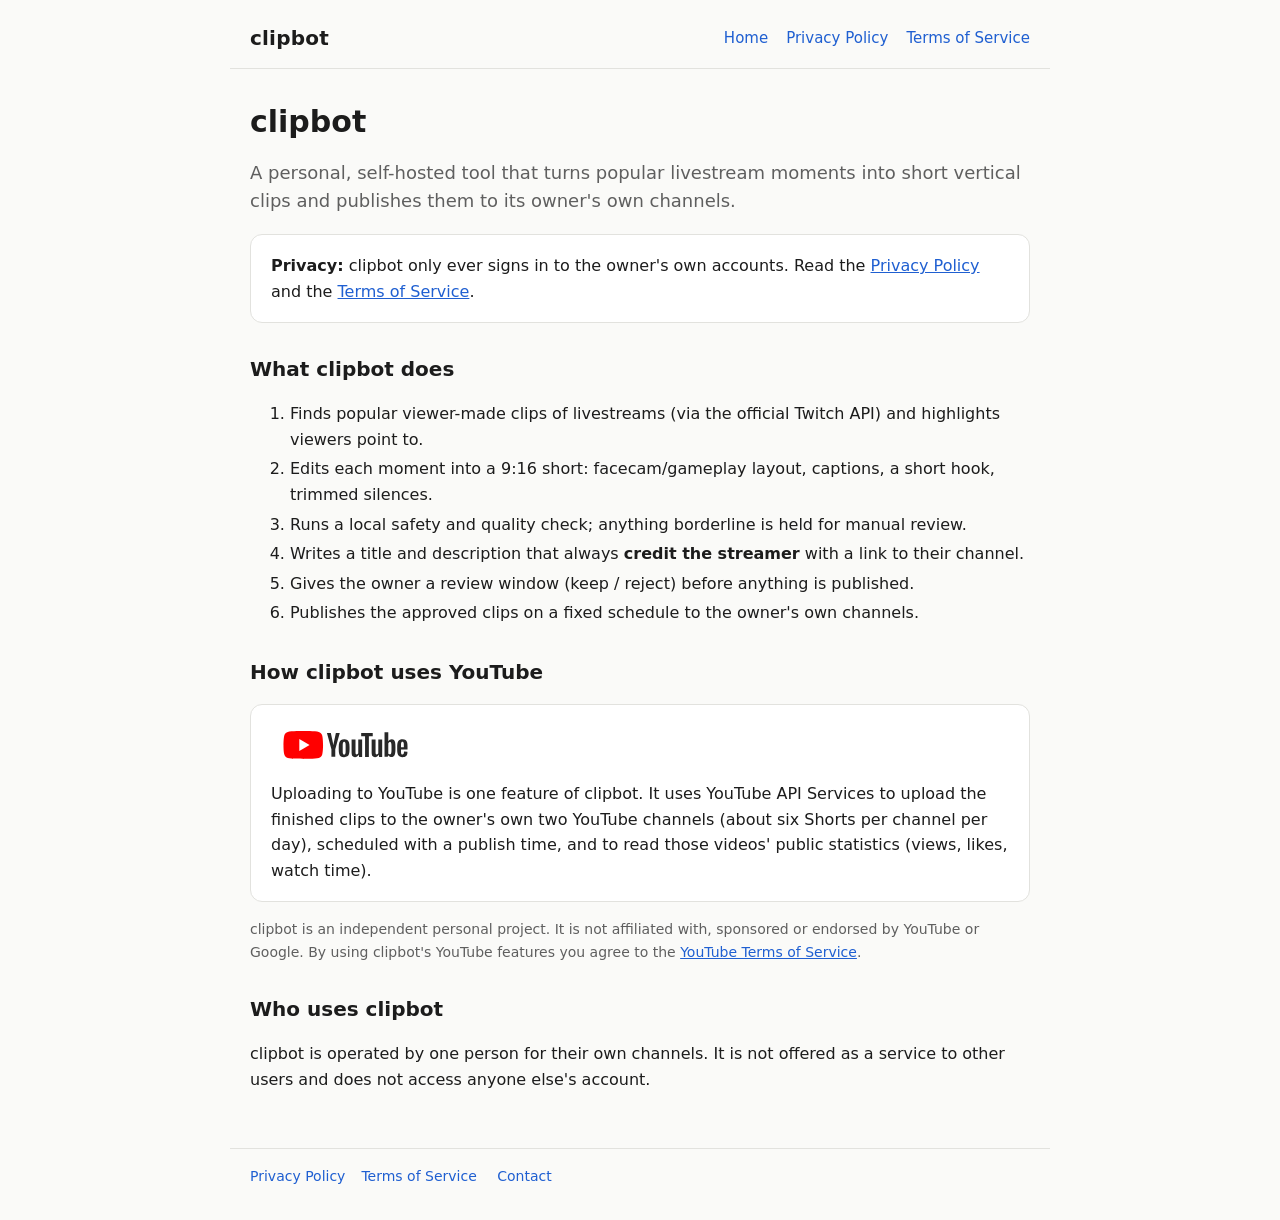
<file: index.html>
<!doctype html>
<html lang="en">
<head>
<meta charset="utf-8">
<meta name="viewport" content="width=device-width, initial-scale=1">
<title>clipbot</title>
<meta name="description" content="clipbot is a personal tool that turns livestream highlights into short, credited vertical clips and publishes them to its owner's own channels.">
<link rel="stylesheet" href="assets/style.css">
</head>
<body>
<header>
  <a class="brand" href="./">clipbot</a>
  <nav><a href="./">Home</a><a href="privacy.html">Privacy Policy</a><a href="terms.html">Terms of Service</a></nav>
</header>
<main>
  <h1>clipbot</h1>
  <p class="lead">A personal, self-hosted tool that turns popular livestream moments into short vertical clips
  and publishes them to its owner's own channels.</p>

  <div class="card">
    <strong>Privacy:</strong> clipbot only ever signs in to the owner's own accounts. Read the
    <a href="privacy.html">Privacy Policy</a> and the <a href="terms.html">Terms of Service</a>.
  </div>

  <h2>What clipbot does</h2>
  <ol>
    <li>Finds popular viewer-made clips of livestreams (via the official Twitch API) and highlights viewers point to.</li>
    <li>Edits each moment into a 9:16 short: facecam/gameplay layout, captions, a short hook, trimmed silences.</li>
    <li>Runs a local safety and quality check; anything borderline is held for manual review.</li>
    <li>Writes a title and description that always <strong>credit the streamer</strong> with a link to their channel.</li>
    <li>Gives the owner a review window (keep / reject) before anything is published.</li>
    <li>Publishes the approved clips on a fixed schedule to the owner's own channels.</li>
  </ol>

  <h2>How clipbot uses YouTube</h2>
  <div class="card yt">
    <a class="yt-wrap" href="https://www.youtube.com/" title="YouTube"><img src="assets/youtubelogo.svg" alt="YouTube"></a>
    <span>Uploading to YouTube is one feature of clipbot. It uses YouTube API Services to upload the finished clips
    to the owner's own two YouTube channels (about six Shorts per channel per day), scheduled with a publish time,
    and to read those videos' public statistics (views, likes, watch time).</span>
  </div>
  <p class="small">clipbot is an independent personal project. It is not affiliated with, sponsored or endorsed by
  YouTube or Google. By using clipbot's YouTube features you agree to the
  <a href="https://www.youtube.com/t/terms">YouTube Terms of Service</a>.</p>

  <h2>Who uses clipbot</h2>
  <p>clipbot is operated by one person for their own channels. It is not offered as a service to other users and does
  not access anyone else's account.</p>
</main>
<footer>
  <a href="privacy.html">Privacy Policy</a><a href="terms.html">Terms of Service</a>
  <a href="mailto:gta6knowitall@gmail.com">Contact</a>
</footer>
</body>
</html>
</file>
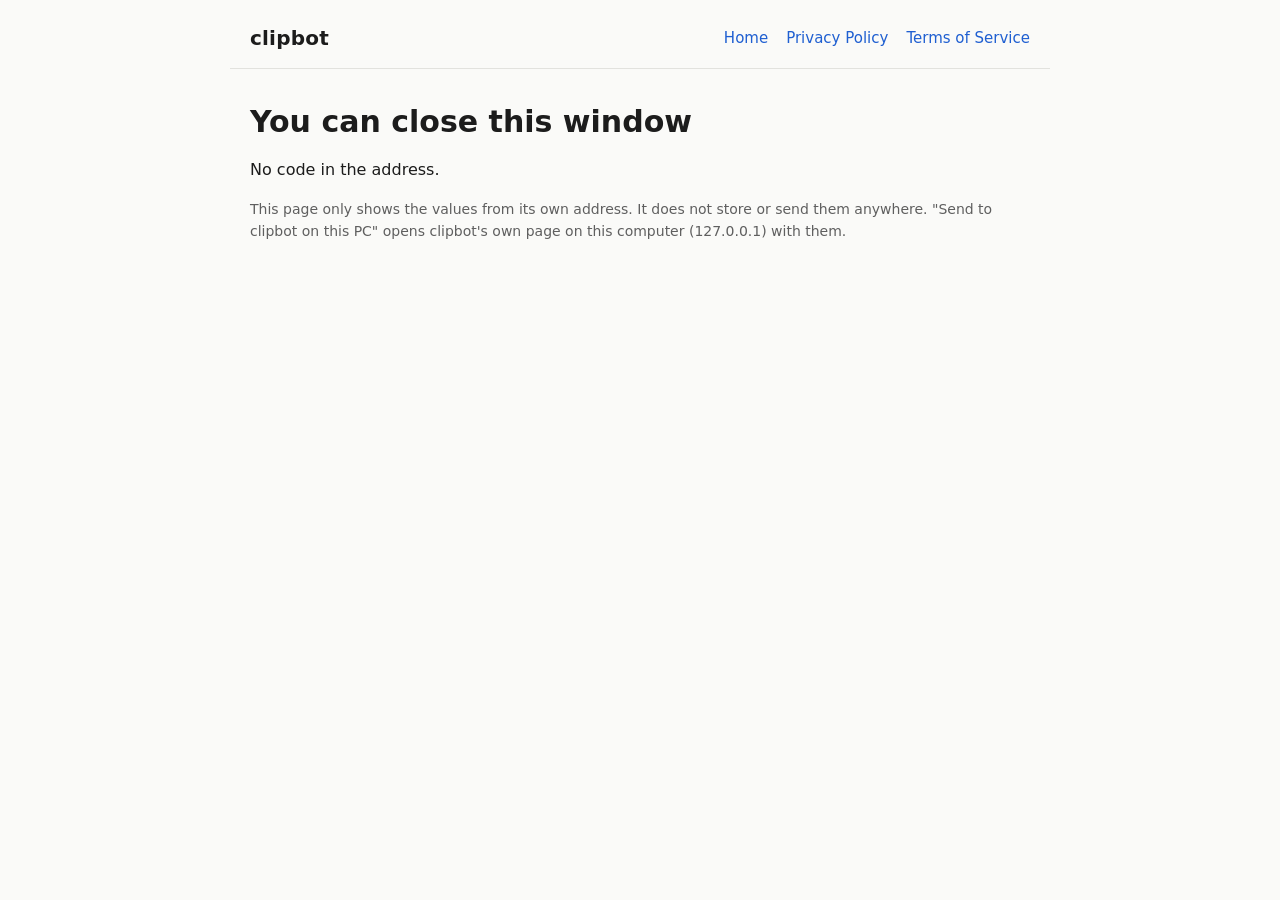
<file: callback/index.html>
<!doctype html>
<html lang="en">
<head>
<meta charset="utf-8">
<meta name="viewport" content="width=device-width, initial-scale=1">
<meta name="robots" content="noindex">
<meta name="referrer" content="no-referrer">
<title>clipbot - Sign-in complete</title>
<link rel="stylesheet" href="../assets/style.css">
<style>
  .field { margin: 14px 0; }
  .field label { display: block; font-weight: 600; margin-bottom: 4px; }
  .row { display: flex; gap: 8px; flex-wrap: wrap; }
  .row input { flex: 1; min-width: 0; font-family: Consolas, monospace; font-size: 14px; padding: 6px 8px; }
  .row button { padding: 6px 14px; cursor: pointer; }
  .err { color: #c0392b; }
  .button { display: inline-block; padding: 10px 18px; border-radius: 8px; background: #111; color: #fff !important;
            text-decoration: none; font-weight: 600; }
</style>
</head>
<body>
<header>
  <a class="brand" href="../">clipbot</a>
  <nav><a href="../">Home</a><a href="../privacy.html">Privacy Policy</a><a href="../terms.html">Terms of Service</a></nav>
</header>
<main>
  <h1>You can close this window</h1>
  <p id="msg">Sign-in finished. If clipbot asks for the code, copy it from below.</p>
  <div id="error" class="err" hidden></div>
  <div class="field" id="code-field" hidden>
    <label for="code">Code</label>
    <div class="row"><input id="code" readonly><button type="button" data-copy="code">Copy</button></div>
  </div>
  <div class="field" id="state-field" hidden>
    <label for="state">State</label>
    <div class="row"><input id="state" readonly><button type="button" data-copy="state">Copy</button></div>
  </div>
  <p id="send" hidden><a id="send-link" class="button" href="#">Send to clipbot on this PC</a></p>
  <p class="small">This page only shows the values from its own address. It does not store or send them anywhere.
    "Send to clipbot on this PC" opens clipbot's own page on this computer (127.0.0.1) with them.</p>
</main>
<script>
  // Values are read from the URL and shown with .value / .textContent only (never as HTML).
  var q = new URLSearchParams(location.search);
  function show(name) {
    var v = q.get(name);
    if (v) { document.getElementById(name).value = v; document.getElementById(name + "-field").hidden = false; }
    return v;
  }
  var code = show("code");
  var state = show("state");
  if (code && state) {
    document.getElementById("send-link").href = "http://127.0.0.1:8765/tiktok/callback?code=" +
      encodeURIComponent(code) + "&state=" + encodeURIComponent(state);
    document.getElementById("send").hidden = false;
  }
  var err = q.get("error");
  if (err) {
    var e = document.getElementById("error");
    e.textContent = "Error: " + err + (q.get("error_description") ? " - " + q.get("error_description") : "");
    e.hidden = false;
    document.getElementById("msg").textContent = "Sign-in did not finish.";
  } else if (!code) {
    document.getElementById("msg").textContent = "No code in the address.";
  }
  document.querySelectorAll("button[data-copy]").forEach(function (b) {
    b.addEventListener("click", function () {
      var inp = document.getElementById(b.dataset.copy);
      inp.select();
      (navigator.clipboard ? navigator.clipboard.writeText(inp.value) : Promise.reject())
        .catch(function () { document.execCommand("copy"); })
        .then(function () { b.textContent = "Copied"; });
    });
  });
</script>
</body>
</html>
</file>
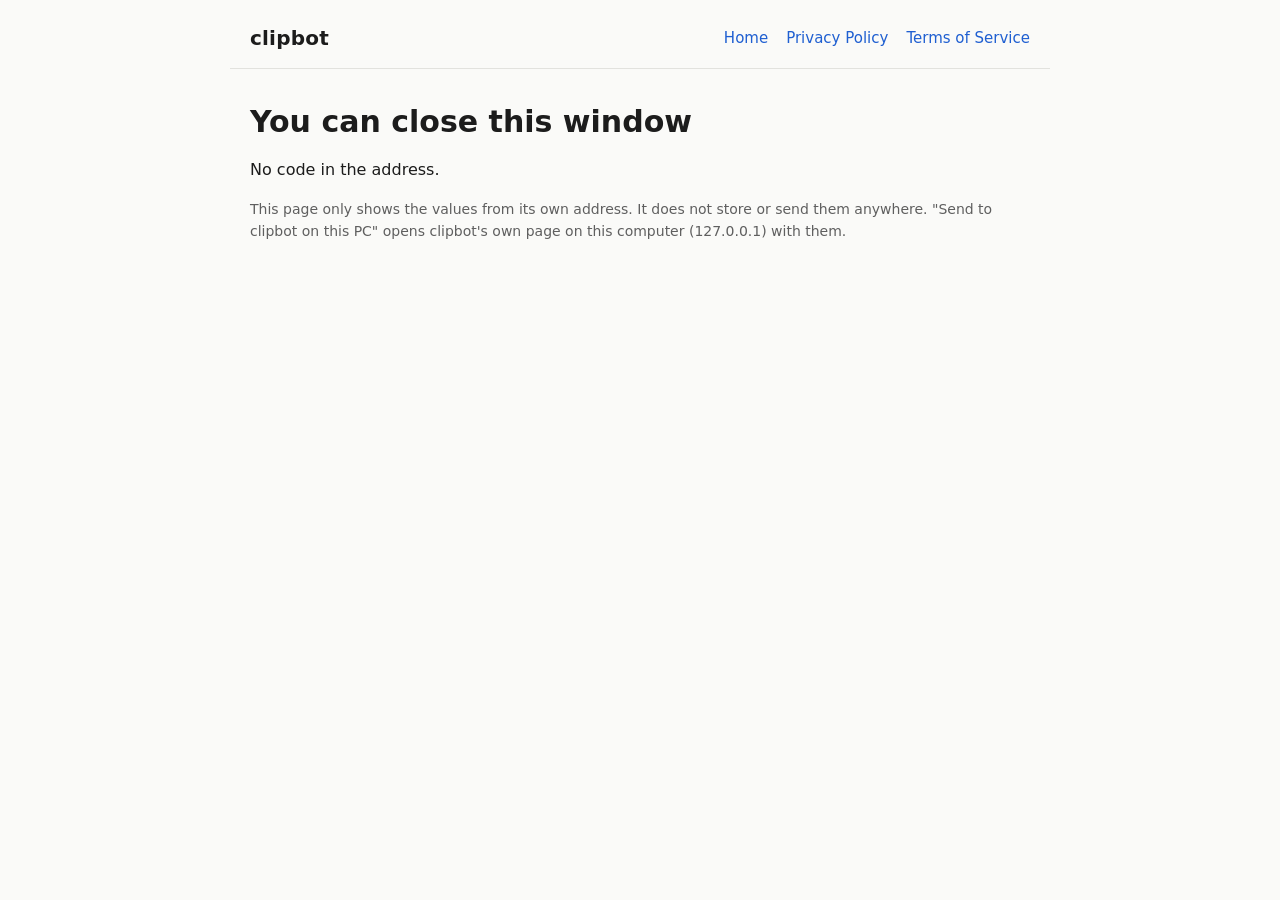
<file: callback.html>
<!doctype html>
<html lang="en">
<head>
<meta charset="utf-8">
<meta name="viewport" content="width=device-width, initial-scale=1">
<meta name="robots" content="noindex">
<meta name="referrer" content="no-referrer">
<title>clipbot - Sign-in complete</title>
<link rel="stylesheet" href="assets/style.css">
<style>
  .field { margin: 14px 0; }
  .field label { display: block; font-weight: 600; margin-bottom: 4px; }
  .row { display: flex; gap: 8px; flex-wrap: wrap; }
  .row input { flex: 1; min-width: 0; font-family: Consolas, monospace; font-size: 14px; padding: 6px 8px; }
  .row button { padding: 6px 14px; cursor: pointer; }
  .err { color: #c0392b; }
  .button { display: inline-block; padding: 10px 18px; border-radius: 8px; background: #111; color: #fff !important;
            text-decoration: none; font-weight: 600; }
</style>
</head>
<body>
<header>
  <a class="brand" href="./">clipbot</a>
  <nav><a href="./">Home</a><a href="privacy.html">Privacy Policy</a><a href="terms.html">Terms of Service</a></nav>
</header>
<main>
  <h1>You can close this window</h1>
  <p id="msg">Sign-in finished. If clipbot asks for the code, copy it from below.</p>
  <div id="error" class="err" hidden></div>
  <div class="field" id="code-field" hidden>
    <label for="code">Code</label>
    <div class="row"><input id="code" readonly><button type="button" data-copy="code">Copy</button></div>
  </div>
  <div class="field" id="state-field" hidden>
    <label for="state">State</label>
    <div class="row"><input id="state" readonly><button type="button" data-copy="state">Copy</button></div>
  </div>
  <p id="send" hidden><a id="send-link" class="button" href="#">Send to clipbot on this PC</a></p>
  <p class="small">This page only shows the values from its own address. It does not store or send them anywhere.
    "Send to clipbot on this PC" opens clipbot's own page on this computer (127.0.0.1) with them.</p>
</main>
<script>
  // Values are read from the URL and shown with .value / .textContent only (never as HTML).
  var q = new URLSearchParams(location.search);
  function show(name) {
    var v = q.get(name);
    if (v) { document.getElementById(name).value = v; document.getElementById(name + "-field").hidden = false; }
    return v;
  }
  var code = show("code");
  var state = show("state");
  if (code && state) {
    document.getElementById("send-link").href = "http://127.0.0.1:8765/tiktok/callback?code=" +
      encodeURIComponent(code) + "&state=" + encodeURIComponent(state);
    document.getElementById("send").hidden = false;
  }
  var err = q.get("error");
  if (err) {
    var e = document.getElementById("error");
    e.textContent = "Error: " + err + (q.get("error_description") ? " - " + q.get("error_description") : "");
    e.hidden = false;
    document.getElementById("msg").textContent = "Sign-in did not finish.";
  } else if (!code) {
    document.getElementById("msg").textContent = "No code in the address.";
  }
  document.querySelectorAll("button[data-copy]").forEach(function (b) {
    b.addEventListener("click", function () {
      var inp = document.getElementById(b.dataset.copy);
      inp.select();
      (navigator.clipboard ? navigator.clipboard.writeText(inp.value) : Promise.reject())
        .catch(function () { document.execCommand("copy"); })
        .then(function () { b.textContent = "Copied"; });
    });
  });
</script>
</body>
</html>
</file>
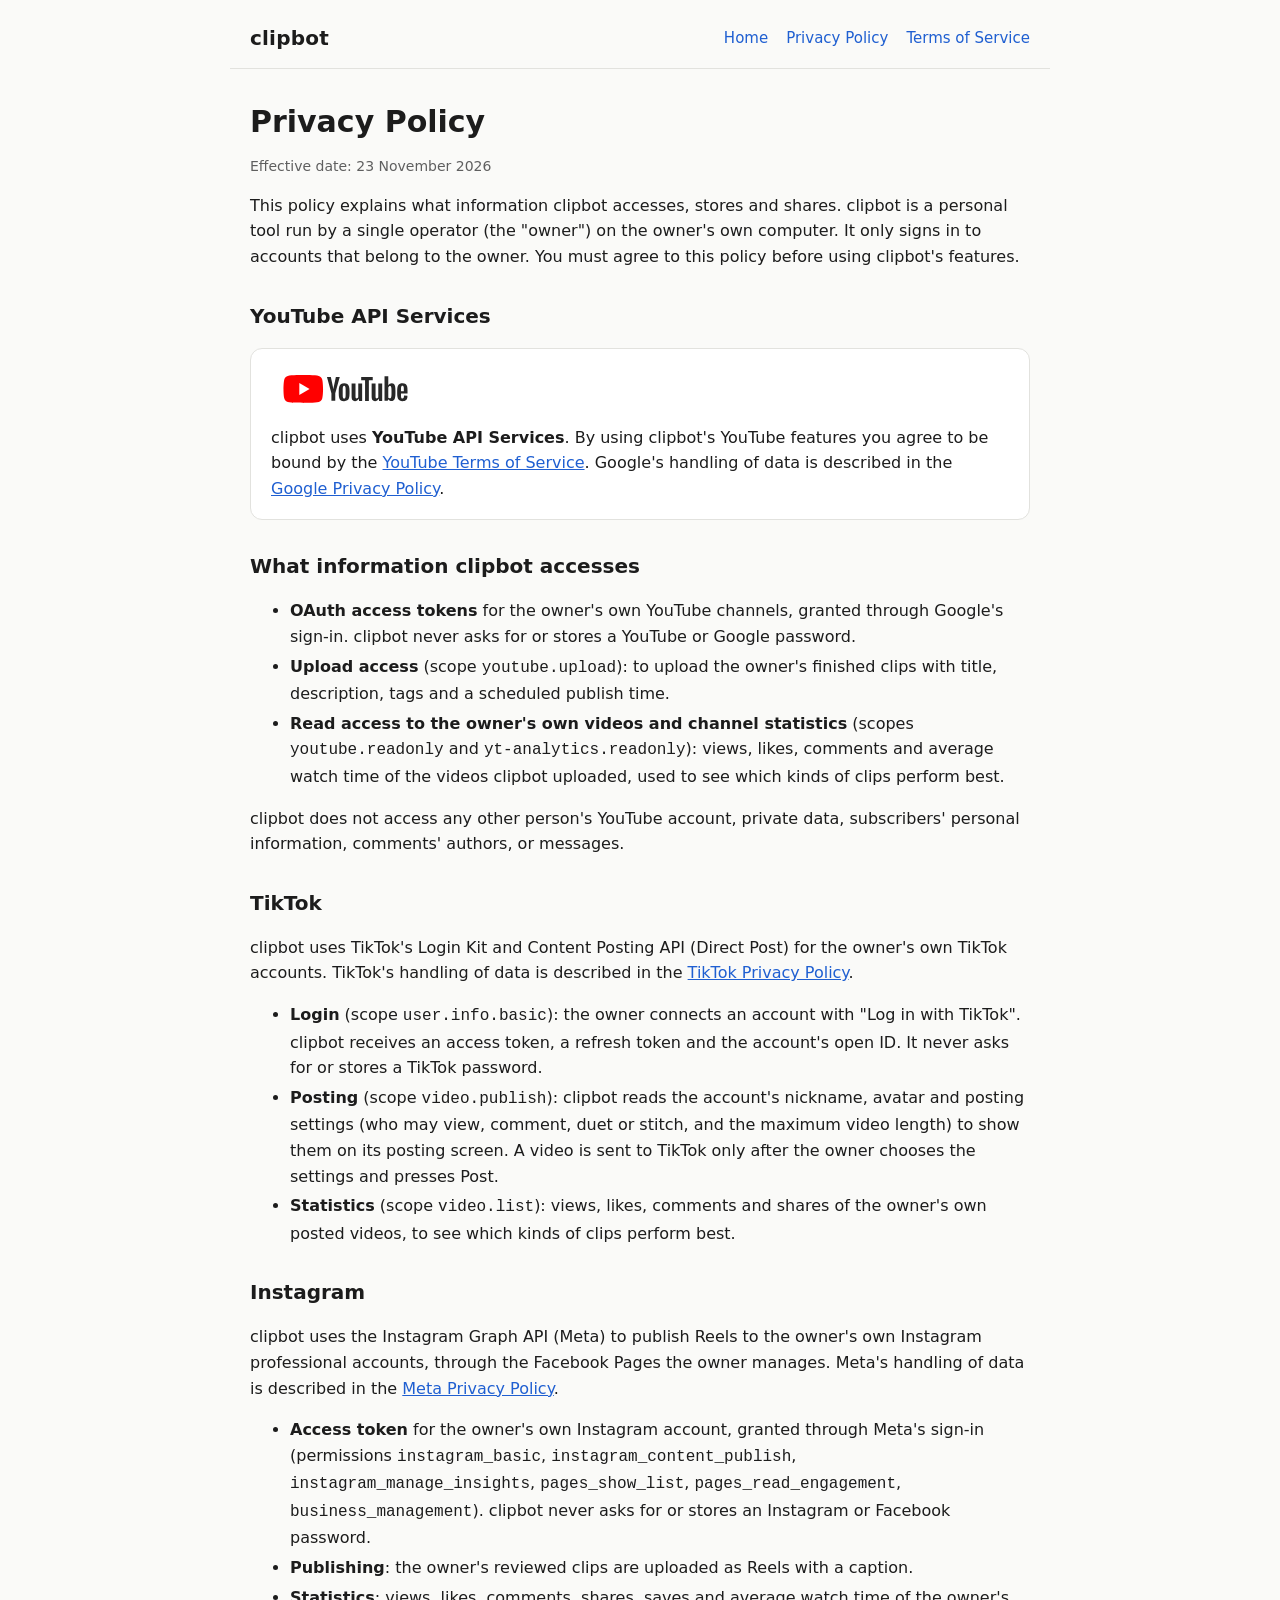
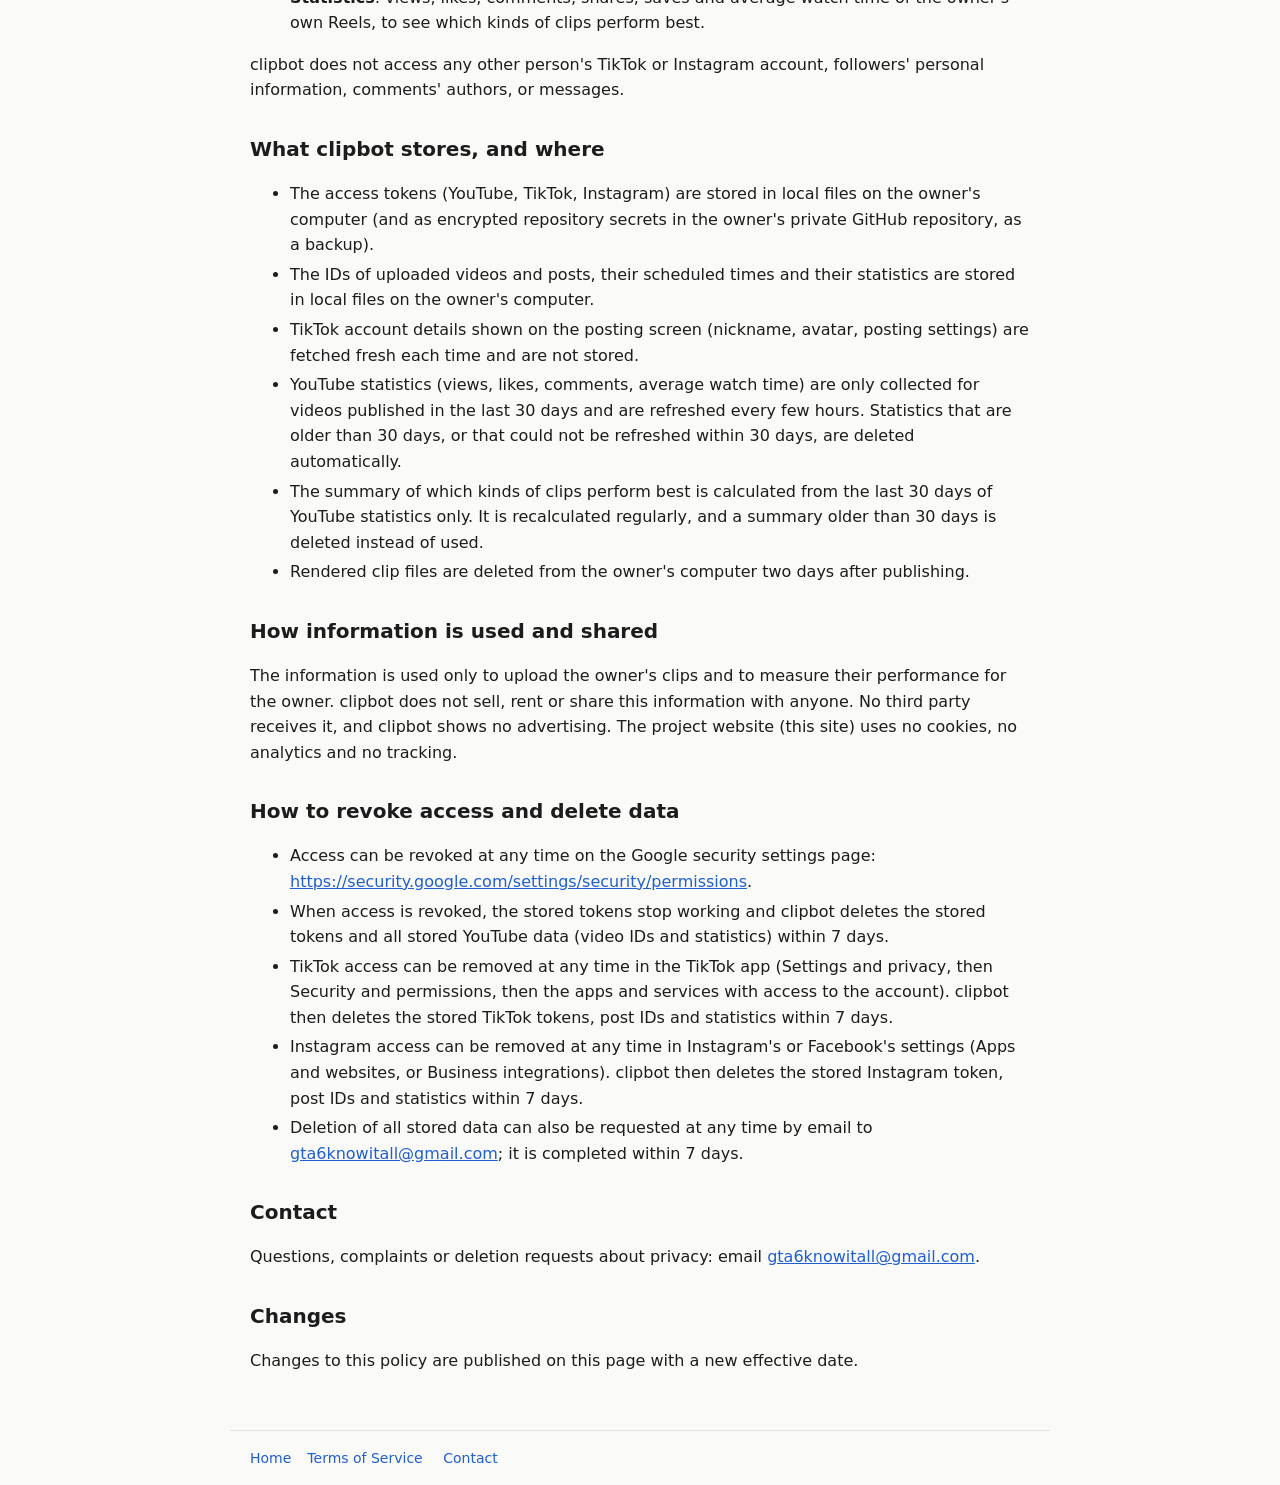
<file: privacy.html>
<!doctype html>
<html lang="en">
<head>
<meta charset="utf-8">
<meta name="viewport" content="width=device-width, initial-scale=1">
<title>clipbot - Privacy Policy</title>
<link rel="stylesheet" href="assets/style.css">
</head>
<body>
<header>
  <a class="brand" href="./">clipbot</a>
  <nav><a href="./">Home</a><a href="privacy.html">Privacy Policy</a><a href="terms.html">Terms of Service</a></nav>
</header>
<main>
  <h1>Privacy Policy</h1>
  <p class="small">Effective date: 23 November 2026</p>

  <p>This policy explains what information clipbot accesses, stores and shares. clipbot is a personal tool run by a
  single operator (the "owner") on the owner's own computer. It only signs in to accounts that belong to the owner.
  You must agree to this policy before using clipbot's features.</p>

  <h2>YouTube API Services</h2>
  <div class="card yt">
    <a class="yt-wrap" href="https://www.youtube.com/" title="YouTube"><img src="assets/youtubelogo.svg" alt="YouTube"></a>
    <span>clipbot uses <strong>YouTube API Services</strong>. By using clipbot's YouTube features you agree to be bound
    by the <a href="https://www.youtube.com/t/terms">YouTube Terms of Service</a>. Google's handling of data is described
    in the <a href="http://www.google.com/policies/privacy">Google Privacy Policy</a>.</span>
  </div>

  <h2>What information clipbot accesses</h2>
  <ul>
    <li><strong>OAuth access tokens</strong> for the owner's own YouTube channels, granted through Google's sign-in.
      clipbot never asks for or stores a YouTube or Google password.</li>
    <li><strong>Upload access</strong> (scope <code>youtube.upload</code>): to upload the owner's finished clips with
      title, description, tags and a scheduled publish time.</li>
    <li><strong>Read access to the owner's own videos and channel statistics</strong> (scopes
      <code>youtube.readonly</code> and <code>yt-analytics.readonly</code>): views, likes, comments and average watch
      time of the videos clipbot uploaded, used to see which kinds of clips perform best.</li>
  </ul>
  <p>clipbot does not access any other person's YouTube account, private data, subscribers' personal information,
  comments' authors, or messages.</p>

  <h2 id="tiktok">TikTok</h2>
  <p>clipbot uses TikTok's Login Kit and Content Posting API (Direct Post) for the owner's own TikTok accounts.
  TikTok's handling of data is described in the
  <a href="https://www.tiktok.com/legal/page/global/privacy-policy/en">TikTok Privacy Policy</a>.</p>
  <ul>
    <li><strong>Login</strong> (scope <code>user.info.basic</code>): the owner connects an account with "Log in with
      TikTok". clipbot receives an access token, a refresh token and the account's open ID. It never asks for or stores
      a TikTok password.</li>
    <li><strong>Posting</strong> (scope <code>video.publish</code>): clipbot reads the account's nickname, avatar and
      posting settings (who may view, comment, duet or stitch, and the maximum video length) to show them on its
      posting screen. A video is sent to TikTok only after the owner chooses the settings and presses Post.</li>
    <li><strong>Statistics</strong> (scope <code>video.list</code>): views, likes, comments and shares of the owner's own
      posted videos, to see which kinds of clips perform best.</li>
  </ul>

  <h2 id="instagram">Instagram</h2>
  <p>clipbot uses the Instagram Graph API (Meta) to publish Reels to the owner's own Instagram professional accounts,
  through the Facebook Pages the owner manages. Meta's handling of data is described in the
  <a href="https://www.facebook.com/privacy/policy/">Meta Privacy Policy</a>.</p>
  <ul>
    <li><strong>Access token</strong> for the owner's own Instagram account, granted through Meta's sign-in
      (permissions <code>instagram_basic</code>, <code>instagram_content_publish</code>,
      <code>instagram_manage_insights</code>, <code>pages_show_list</code>, <code>pages_read_engagement</code>,
      <code>business_management</code>). clipbot never asks for or stores an Instagram or Facebook password.</li>
    <li><strong>Publishing</strong>: the owner's reviewed clips are uploaded as Reels with a caption.</li>
    <li><strong>Statistics</strong>: views, likes, comments, shares, saves and average watch time of the owner's own
      Reels, to see which kinds of clips perform best.</li>
  </ul>
  <p>clipbot does not access any other person's TikTok or Instagram account, followers' personal information,
  comments' authors, or messages.</p>

  <h2>What clipbot stores, and where</h2>
  <ul>
    <li>The access tokens (YouTube, TikTok, Instagram) are stored in local files on the owner's computer (and as
      encrypted repository secrets in the owner's private GitHub repository, as a backup).</li>
    <li>The IDs of uploaded videos and posts, their scheduled times and their statistics are stored in local files on
      the owner's computer.</li>
    <li>TikTok account details shown on the posting screen (nickname, avatar, posting settings) are fetched fresh each
      time and are not stored.</li>
    <li>YouTube statistics (views, likes, comments, average watch time) are only collected for videos published in
      the last 30 days and are refreshed every few hours. Statistics that are older than 30 days, or that could not be
      refreshed within 30 days, are deleted automatically.</li>
    <li>The summary of which kinds of clips perform best is calculated from the last 30 days of YouTube statistics
      only. It is recalculated regularly, and a summary older than 30 days is deleted instead of used.</li>
    <li>Rendered clip files are deleted from the owner's computer two days after publishing.</li>
  </ul>

  <h2>How information is used and shared</h2>
  <p>The information is used only to upload the owner's clips and to measure their performance for the owner. clipbot
  does not sell, rent or share this information with anyone. No third party receives it, and clipbot shows no
  advertising. The project website (this site) uses no cookies, no analytics and no tracking.</p>

  <h2 id="how-to-revoke">How to revoke access and delete data</h2>
  <ul>
    <li>Access can be revoked at any time on the Google security settings page:
      <a href="https://security.google.com/settings/security/permissions">https://security.google.com/settings/security/permissions</a>.</li>
    <li>When access is revoked, the stored tokens stop working and clipbot deletes the stored tokens and all stored
      YouTube data (video IDs and statistics) within 7 days.</li>
    <li>TikTok access can be removed at any time in the TikTok app (Settings and privacy, then Security and
      permissions, then the apps and services with access to the account). clipbot then deletes the stored TikTok
      tokens, post IDs and statistics within 7 days.</li>
    <li>Instagram access can be removed at any time in Instagram's or Facebook's settings (Apps and websites, or
      Business integrations). clipbot then deletes the stored Instagram token, post IDs and statistics within 7 days.</li>
    <li>Deletion of all stored data can also be requested at any time by email to <a href="mailto:gta6knowitall@gmail.com">gta6knowitall@gmail.com</a>;
      it is completed within 7 days.</li>
  </ul>

  <h2>Contact</h2>
  <p>Questions, complaints or deletion requests about privacy: email <a href="mailto:gta6knowitall@gmail.com">gta6knowitall@gmail.com</a>.</p>

  <h2>Changes</h2>
  <p>Changes to this policy are published on this page with a new effective date.</p>
</main>
<footer>
  <a href="./">Home</a><a href="terms.html">Terms of Service</a>
  <a href="mailto:gta6knowitall@gmail.com">Contact</a>
</footer>
</body>
</html>
</file>
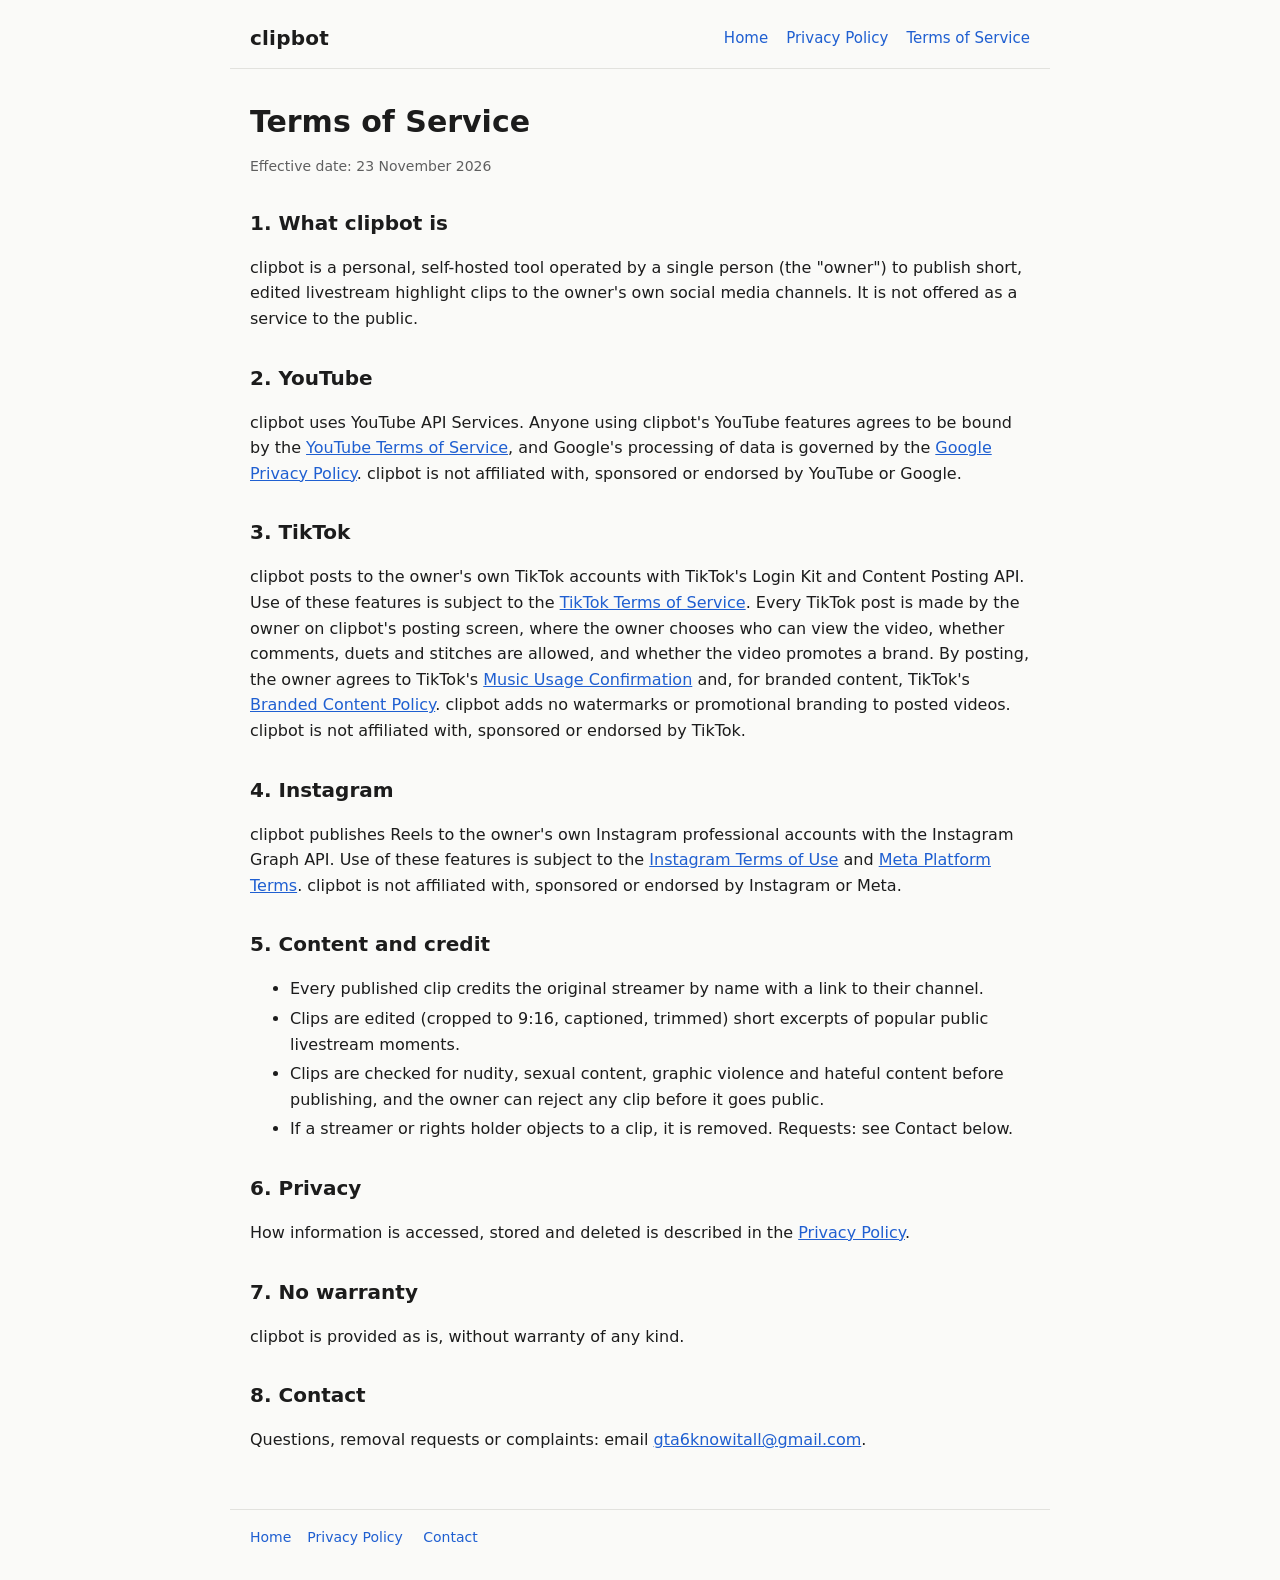
<file: terms.html>
<!doctype html>
<html lang="en">
<head>
<meta charset="utf-8">
<meta name="viewport" content="width=device-width, initial-scale=1">
<title>clipbot - Terms of Service</title>
<link rel="stylesheet" href="assets/style.css">
</head>
<body>
<header>
  <a class="brand" href="./">clipbot</a>
  <nav><a href="./">Home</a><a href="privacy.html">Privacy Policy</a><a href="terms.html">Terms of Service</a></nav>
</header>
<main>
  <h1>Terms of Service</h1>
  <p class="small">Effective date: 23 November 2026</p>

  <h2>1. What clipbot is</h2>
  <p>clipbot is a personal, self-hosted tool operated by a single person (the "owner") to publish short, edited
  livestream highlight clips to the owner's own social media channels. It is not offered as a service to the public.</p>

  <h2>2. YouTube</h2>
  <p>clipbot uses YouTube API Services. Anyone using clipbot's YouTube features agrees to be bound by the
  <a href="https://www.youtube.com/t/terms">YouTube Terms of Service</a>, and Google's processing of data is governed by
  the <a href="http://www.google.com/policies/privacy">Google Privacy Policy</a>. clipbot is not affiliated with,
  sponsored or endorsed by YouTube or Google.</p>

  <h2 id="tiktok">3. TikTok</h2>
  <p>clipbot posts to the owner's own TikTok accounts with TikTok's Login Kit and Content Posting API. Use of these
  features is subject to the <a href="https://www.tiktok.com/legal/page/global/terms-of-service/en">TikTok Terms of
  Service</a>. Every TikTok post is made by the owner on clipbot's posting screen, where the owner chooses who can view
  the video, whether comments, duets and stitches are allowed, and whether the video promotes a brand. By posting, the
  owner agrees to TikTok's <a href="https://www.tiktok.com/legal/page/global/music-usage-confirmation/en">Music Usage
  Confirmation</a> and, for branded content, TikTok's
  <a href="https://www.tiktok.com/legal/page/global/bc-policy/en">Branded Content Policy</a>. clipbot adds no
  watermarks or promotional branding to posted videos. clipbot is not affiliated with, sponsored or endorsed by TikTok.</p>

  <h2 id="instagram">4. Instagram</h2>
  <p>clipbot publishes Reels to the owner's own Instagram professional accounts with the Instagram Graph API. Use of
  these features is subject to the <a href="https://help.instagram.com/581066165581870">Instagram Terms of Use</a> and
  <a href="https://developers.facebook.com/terms/">Meta Platform Terms</a>. clipbot is not affiliated with, sponsored or
  endorsed by Instagram or Meta.</p>

  <h2>5. Content and credit</h2>
  <ul>
    <li>Every published clip credits the original streamer by name with a link to their channel.</li>
    <li>Clips are edited (cropped to 9:16, captioned, trimmed) short excerpts of popular public livestream moments.</li>
    <li>Clips are checked for nudity, sexual content, graphic violence and hateful content before publishing, and the
      owner can reject any clip before it goes public.</li>
    <li>If a streamer or rights holder objects to a clip, it is removed. Requests: see Contact below.</li>
  </ul>

  <h2>6. Privacy</h2>
  <p>How information is accessed, stored and deleted is described in the <a href="privacy.html">Privacy Policy</a>.</p>

  <h2>7. No warranty</h2>
  <p>clipbot is provided as is, without warranty of any kind.</p>

  <h2>8. Contact</h2>
  <p>Questions, removal requests or complaints: email <a href="mailto:gta6knowitall@gmail.com">gta6knowitall@gmail.com</a>.</p>
</main>
<footer>
  <a href="./">Home</a><a href="privacy.html">Privacy Policy</a>
  <a href="mailto:gta6knowitall@gmail.com">Contact</a>
</footer>
</body>
</html>
</file>
<file: assets/style.css>
:root{--bg:#fafaf8;--fg:#1c1c1c;--mut:#5f5f5f;--line:#e2e2de;--acc:#1f5fd1;--card:#fff}
@media (prefers-color-scheme: dark){:root{--bg:#141414;--fg:#ececec;--mut:#a2a2a2;--line:#2c2c2c;--acc:#7aa7ff;--card:#1c1c1c}}
*{box-sizing:border-box}
body{margin:0;background:var(--bg);color:var(--fg);font:16px/1.6 system-ui,-apple-system,"Segoe UI",Roboto,sans-serif}
header,main,footer{max-width:820px;margin:0 auto;padding:0 20px}
header{display:flex;align-items:center;justify-content:space-between;padding-top:22px;padding-bottom:14px;border-bottom:1px solid var(--line)}
header .brand{font-weight:700;font-size:20px;color:var(--fg);text-decoration:none;letter-spacing:.2px}
nav a{color:var(--acc);text-decoration:none;margin-left:18px;font-size:15px}
nav a:hover,footer a:hover,main a:hover{text-decoration:underline}
main{padding-top:24px;padding-bottom:40px}
main a{color:var(--acc)}
h1{font-size:30px;line-height:1.25;margin:10px 0 12px}
h2{font-size:20px;margin:30px 0 8px}
p,li{color:var(--fg)}
.lead{font-size:18px;color:var(--mut)}
.card{background:var(--card);border:1px solid var(--line);border-radius:12px;padding:18px 20px;margin:16px 0}
.yt{display:flex;align-items:center;gap:14px;flex-wrap:wrap}
.yt img{height:28px;width:auto}
.yt-wrap{background:#fff;border-radius:8px;padding:8px 12px;display:inline-flex}
.small{font-size:14px;color:var(--mut)}
footer{border-top:1px solid var(--line);padding-top:16px;padding-bottom:32px;font-size:14px;color:var(--mut)}
footer a{color:var(--acc);text-decoration:none;margin-right:16px}
ol li,ul li{margin:4px 0}
@media (max-width:560px){header{flex-direction:column;align-items:flex-start;gap:8px}nav a{margin:0 16px 0 0}h1{font-size:26px}}
</file>
